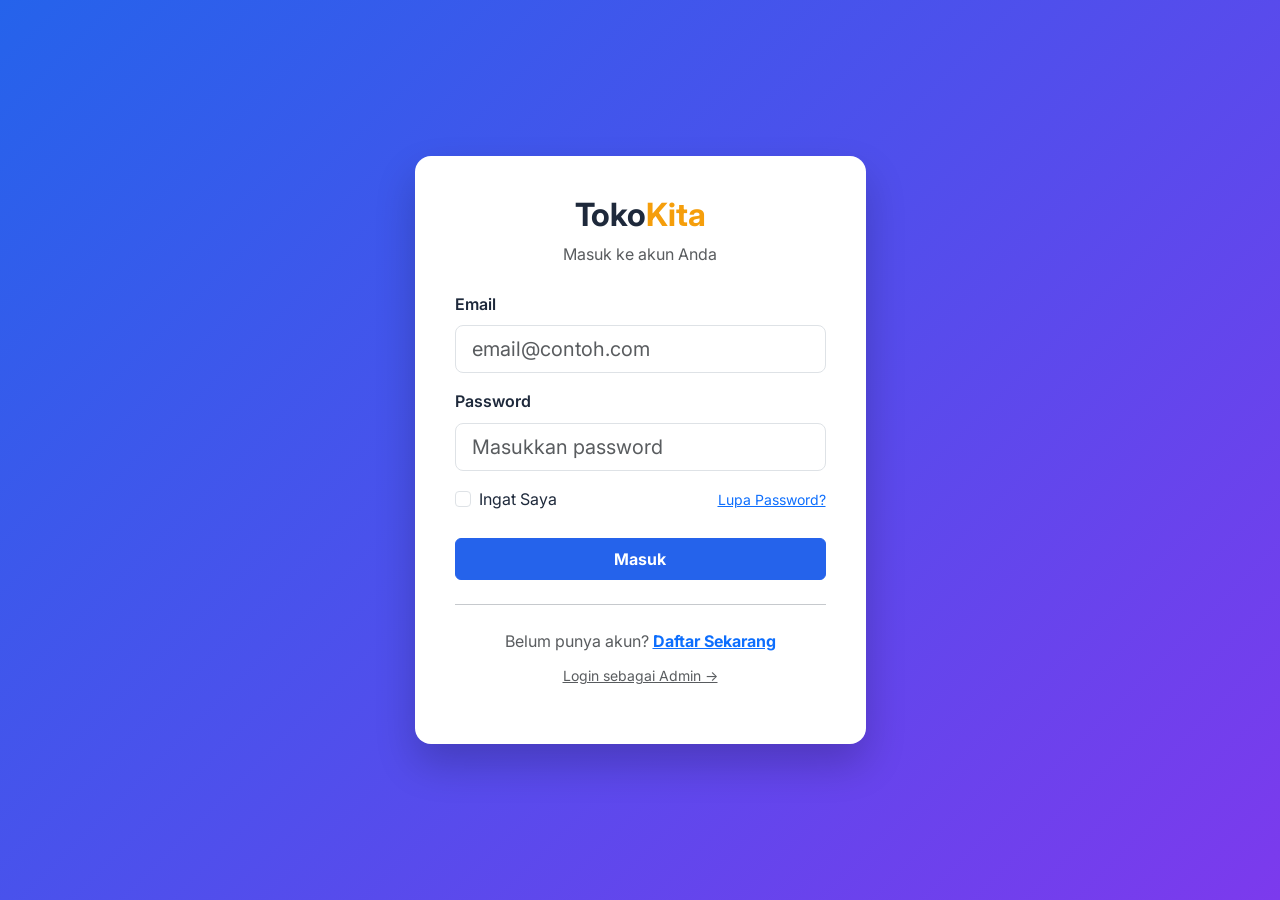
<file: 4. pemrograman web 2/2. Modul Referensi/Pertemuan-02/studi kasus/template/login.html>
<!doctype html>
<html lang="id">
  <head>
    <meta charset="UTF-8" />
    <meta name="viewport" content="width=device-width, initial-scale=1.0" />
    <title>Login — TokoKita</title>
    <link
      rel="stylesheet"
      href="https://cdn.jsdelivr.net/npm/bootstrap@5.3.3/dist/css/bootstrap.min.css"
    />
    <link rel="stylesheet" href="css/style.css" />
    <style>
      body {
        background: linear-gradient(135deg, #2563eb 0%, #7c3aed 100%);
        min-height: 100vh;
        display: flex;
        align-items: center;
      }
      .auth-card {
        background: #fff;
        border-radius: 1rem;
        padding: 2.5rem;
        box-shadow: 0 20px 40px rgba(0, 0, 0, 0.2);
      }
    </style>
  </head>
  <body>
    <div class="container">
      <div class="row justify-content-center">
        <div class="col-md-5">
          <div class="auth-card">
            <div class="text-center mb-4">
              <h2 class="fw-bold">
                Toko<span style="color: #f59e0b">Kita</span>
              </h2>
              <p class="text-muted">Masuk ke akun Anda</p>
            </div>
            <form>
              <div class="mb-3">
                <label class="form-label fw-semibold">Email</label>
                <input
                  type="email"
                  class="form-control form-control-lg"
                  placeholder="email@contoh.com"
                  required
                />
              </div>
              <div class="mb-3">
                <label class="form-label fw-semibold">Password</label>
                <input
                  type="password"
                  class="form-control form-control-lg"
                  placeholder="Masukkan password"
                  required
                />
              </div>
              <div
                class="d-flex justify-content-between align-items-center mb-4"
              >
                <div class="form-check">
                  <input class="form-check-input" type="checkbox" /><label
                    class="form-check-label"
                    >Ingat Saya</label
                  >
                </div>
                <a href="#" class="text-primary small">Lupa Password?</a>
              </div>
              <button type="submit" class="btn btn-primary w-100 py-2 fw-bold">
                Masuk
              </button>
            </form>
            <hr class="my-4" />
            <p class="text-center text-muted mb-0">
              Belum punya akun?
              <a href="register.html" class="fw-bold text-primary"
                >Daftar Sekarang</a
              >
            </p>
            <p class="text-center mt-2">
              <a href="admin/index.html" class="text-muted small"
                >Login sebagai Admin →</a
              >
            </p>
          </div>
        </div>
      </div>
    </div>
    <script src="https://cdn.jsdelivr.net/npm/bootstrap@5.3.3/dist/js/bootstrap.bundle.min.js"></script>
  </body>
</html>
</file>
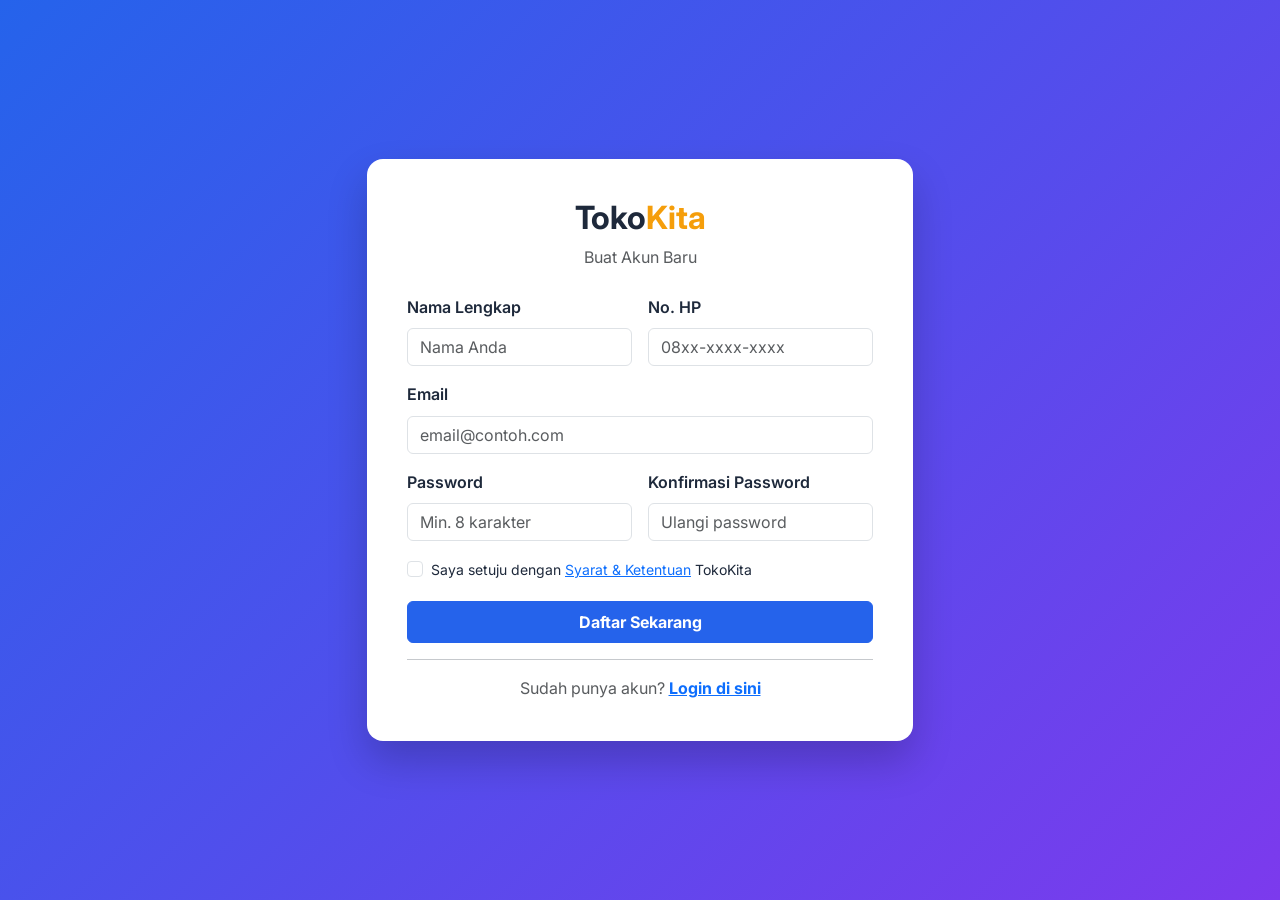
<file: 4. pemrograman web 2/2. Modul Referensi/Pertemuan-02/studi kasus/template/register.html>
<!doctype html>
<html lang="id">
  <head>
    <meta charset="UTF-8" />
    <meta name="viewport" content="width=device-width, initial-scale=1.0" />
    <title>Daftar Akun — TokoKita</title>
    <link
      rel="stylesheet"
      href="https://cdn.jsdelivr.net/npm/bootstrap@5.3.3/dist/css/bootstrap.min.css"
    />
    <link rel="stylesheet" href="css/style.css" />
    <style>
      body {
        background: linear-gradient(135deg, #2563eb, #7c3aed);
        min-height: 100vh;
        display: flex;
        align-items: center;
      }
      .auth-card {
        background: #fff;
        border-radius: 1rem;
        padding: 2.5rem;
        box-shadow: 0 20px 40px rgba(0, 0, 0, 0.2);
      }
    </style>
  </head>
  <body>
    <div class="container">
      <div class="row justify-content-center">
        <div class="col-md-6">
          <div class="auth-card">
            <div class="text-center mb-4">
              <h2 class="fw-bold">
                Toko<span style="color: #f59e0b">Kita</span>
              </h2>
              <p class="text-muted">Buat Akun Baru</p>
            </div>
            <form>
              <div class="row g-3">
                <div class="col-md-6">
                  <label class="form-label fw-semibold">Nama Lengkap</label>
                  <input
                    type="text"
                    class="form-control"
                    placeholder="Nama Anda"
                    required
                  />
                </div>
                <div class="col-md-6">
                  <label class="form-label fw-semibold">No. HP</label>
                  <input
                    type="tel"
                    class="form-control"
                    placeholder="08xx-xxxx-xxxx"
                  />
                </div>
                <div class="col-12">
                  <label class="form-label fw-semibold">Email</label>
                  <input
                    type="email"
                    class="form-control"
                    placeholder="email@contoh.com"
                    required
                  />
                </div>
                <div class="col-md-6">
                  <label class="form-label fw-semibold">Password</label>
                  <input
                    type="password"
                    class="form-control"
                    placeholder="Min. 8 karakter"
                    required
                  />
                </div>
                <div class="col-md-6">
                  <label class="form-label fw-semibold"
                    >Konfirmasi Password</label
                  >
                  <input
                    type="password"
                    class="form-control"
                    placeholder="Ulangi password"
                    required
                  />
                </div>
                <div class="col-12">
                  <div class="form-check">
                    <input class="form-check-input" type="checkbox" required />
                    <label class="form-check-label small"
                      >Saya setuju dengan
                      <a href="#">Syarat &amp; Ketentuan</a> TokoKita</label
                    >
                  </div>
                </div>
                <div class="col-12">
                  <button
                    type="submit"
                    class="btn btn-primary w-100 py-2 fw-bold"
                  >
                    Daftar Sekarang
                  </button>
                </div>
              </div>
            </form>
            <hr class="my-3" />
            <p class="text-center text-muted mb-0">
              Sudah punya akun?
              <a href="login.html" class="fw-bold text-primary"
                >Login di sini</a
              >
            </p>
          </div>
        </div>
      </div>
    </div>
    <script src="https://cdn.jsdelivr.net/npm/bootstrap@5.3.3/dist/js/bootstrap.bundle.min.js"></script>
  </body>
</html>
</file>
<file: 4. pemrograman web 2/2. Modul Referensi/Pertemuan-02/studi kasus/template/css/style.css>
/* ============================================================
   TokoKita - Main Stylesheet
   ============================================================ */

@import url("https://fonts.googleapis.com/css2?family=Inter:wght@300;400;500;600;700&display=swap");

:root {
  --primary: #2563eb;
  --primary-dark: #1d4ed8;
  --secondary: #f59e0b;
  --success: #10b981;
  --danger: #ef4444;
  --dark: #1e293b;
  --gray: #64748b;
  --light: #f8fafc;
  --border: #e2e8f0;
  --shadow: 0 4px 6px -1px rgba(0, 0, 0, 0.1);
  --radius: 0.75rem;
}

*,
*::before,
*::after {
  box-sizing: border-box;
  margin: 0;
  padding: 0;
}

body {
  font-family: "Inter", sans-serif;
  background: var(--light);
  color: var(--dark);
  line-height: 1.6;
}

/* ---- Navbar ---- */
.navbar-brand {
  font-weight: 700;
  font-size: 1.4rem;
  color: var(--primary) !important;
}
.navbar-brand span {
  color: var(--secondary);
}

/* ---- Hero Section ---- */
.hero {
  background: linear-gradient(135deg, var(--primary) 0%, #7c3aed 100%);
  color: #fff;
  padding: 100px 0 80px;
}
.hero h1 {
  font-size: 2.8rem;
  font-weight: 700;
  line-height: 1.2;
}
.hero p {
  font-size: 1.15rem;
  opacity: 0.9;
}

/* ---- Product Card ---- */
.product-card {
  border: 1px solid var(--border);
  border-radius: var(--radius);
  overflow: hidden;
  transition: all 0.25s ease;
  background: #fff;
}
.product-card:hover {
  transform: translateY(-4px);
  box-shadow: var(--shadow);
}
.product-card img {
  width: 100%;
  height: 220px;
  object-fit: cover;
}
.product-card .card-body {
  padding: 1rem;
}
.product-card .price {
  font-size: 1.25rem;
  font-weight: 700;
  color: var(--primary);
}
.product-card .price-old {
  font-size: 0.9rem;
  color: var(--gray);
  text-decoration: line-through;
}
.badge-discount {
  background: var(--danger);
  color: #fff;
  font-size: 0.75rem;
  padding: 2px 8px;
  border-radius: 999px;
}

/* ---- Category Badge ---- */
.category-chip {
  display: inline-flex;
  align-items: center;
  gap: 0.4rem;
  padding: 0.5rem 1rem;
  background: #fff;
  border: 2px solid var(--border);
  border-radius: 999px;
  font-size: 0.9rem;
  cursor: pointer;
  transition: all 0.2s;
  text-decoration: none;
  color: var(--dark);
}
.category-chip:hover,
.category-chip.active {
  background: var(--primary);
  border-color: var(--primary);
  color: #fff;
}

/* ---- Cart Badge ---- */
.cart-icon {
  position: relative;
}
.cart-badge {
  position: absolute;
  top: -6px;
  right: -6px;
  background: var(--danger);
  color: #fff;
  font-size: 0.65rem;
  width: 18px;
  height: 18px;
  border-radius: 50%;
  display: flex;
  align-items: center;
  justify-content: center;
}

/* ---- Buttons ---- */
.btn-primary {
  background: var(--primary);
  border-color: var(--primary);
}
.btn-primary:hover {
  background: var(--primary-dark);
  border-color: var(--primary-dark);
}
.btn-cart {
  background: #fff;
  color: var(--primary);
  border: 2px solid var(--primary);
}
.btn-cart:hover {
  background: var(--primary);
  color: #fff;
}

/* ---- Section Title ---- */
.section-title {
  font-size: 1.6rem;
  font-weight: 700;
  margin-bottom: 0.25rem;
}
.section-sub {
  color: var(--gray);
  margin-bottom: 2rem;
}

/* ---- Checkout ---- */
.checkout-summary {
  background: #fff;
  border: 1px solid var(--border);
  border-radius: var(--radius);
  padding: 1.5rem;
  position: sticky;
  top: 90px;
}
.checkout-summary .total-row {
  font-size: 1.2rem;
  font-weight: 700;
  border-top: 2px solid var(--border);
  padding-top: 1rem;
  margin-top: 1rem;
}

/* ---- Admin Sidebar ---- */
.admin-sidebar {
  width: 240px;
  min-height: 100vh;
  background: var(--dark);
  padding: 1.5rem 0;
  position: fixed;
  top: 0;
  left: 0;
}
.admin-sidebar .brand {
  color: #fff;
  font-weight: 700;
  font-size: 1.2rem;
  padding: 0 1.5rem 1.5rem;
  border-bottom: 1px solid rgba(255, 255, 255, 0.1);
}
.admin-sidebar .nav-link {
  color: rgba(255, 255, 255, 0.7);
  padding: 0.7rem 1.5rem;
  display: flex;
  align-items: center;
  gap: 0.7rem;
  transition: all 0.2s;
}
.admin-sidebar .nav-link:hover,
.admin-sidebar .nav-link.active {
  color: #fff;
  background: rgba(255, 255, 255, 0.1);
}
.admin-content {
  margin-left: 240px;
  padding: 2rem;
}

/* ---- Dashboard Stat Card ---- */
.stat-card {
  background: #fff;
  border-radius: var(--radius);
  padding: 1.5rem;
  border-left: 4px solid var(--primary);
  box-shadow: var(--shadow);
}
.stat-card .stat-number {
  font-size: 2rem;
  font-weight: 700;
}
.stat-card .stat-label {
  color: var(--gray);
  font-size: 0.9rem;
}

/* ---- Status Badge ---- */
.status-menunggu {
  background: #fef3c7;
  color: #92400e;
}
.status-dibayar {
  background: #dbeafe;
  color: #1e40af;
}
.status-diproses {
  background: #ede9fe;
  color: #5b21b6;
}
.status-dikirim {
  background: #d1fae5;
  color: #065f46;
}
.status-selesai {
  background: #d1fae5;
  color: #065f46;
}
.status-dibatalkan {
  background: #fee2e2;
  color: #991b1b;
}
.status-badge {
  display: inline-block;
  padding: 3px 10px;
  border-radius: 999px;
  font-size: 0.8rem;
  font-weight: 600;
}

/* ---- Alert ---- */
.alert-custom {
  border-radius: var(--radius);
  padding: 1rem 1.25rem;
  margin-bottom: 1rem;
}
.alert-success {
  background: #d1fae5;
  color: #065f46;
  border: 1px solid #6ee7b7;
}
.alert-danger {
  background: #fee2e2;
  color: #991b1b;
  border: 1px solid #fca5a5;
}

/* ---- Footer ---- */
footer {
  background: var(--dark);
  color: rgba(255, 255, 255, 0.7);
  padding: 3rem 0 1.5rem;
  margin-top: 4rem;
}
footer h5 {
  color: #fff;
  font-weight: 600;
  margin-bottom: 1rem;
}
footer a {
  color: rgba(255, 255, 255, 0.6);
  text-decoration: none;
}
footer a:hover {
  color: #fff;
}
.footer-bottom {
  border-top: 1px solid rgba(255, 255, 255, 0.1);
  padding-top: 1.5rem;
  margin-top: 2rem;
  font-size: 0.85rem;
  text-align: center;
}
</file>
